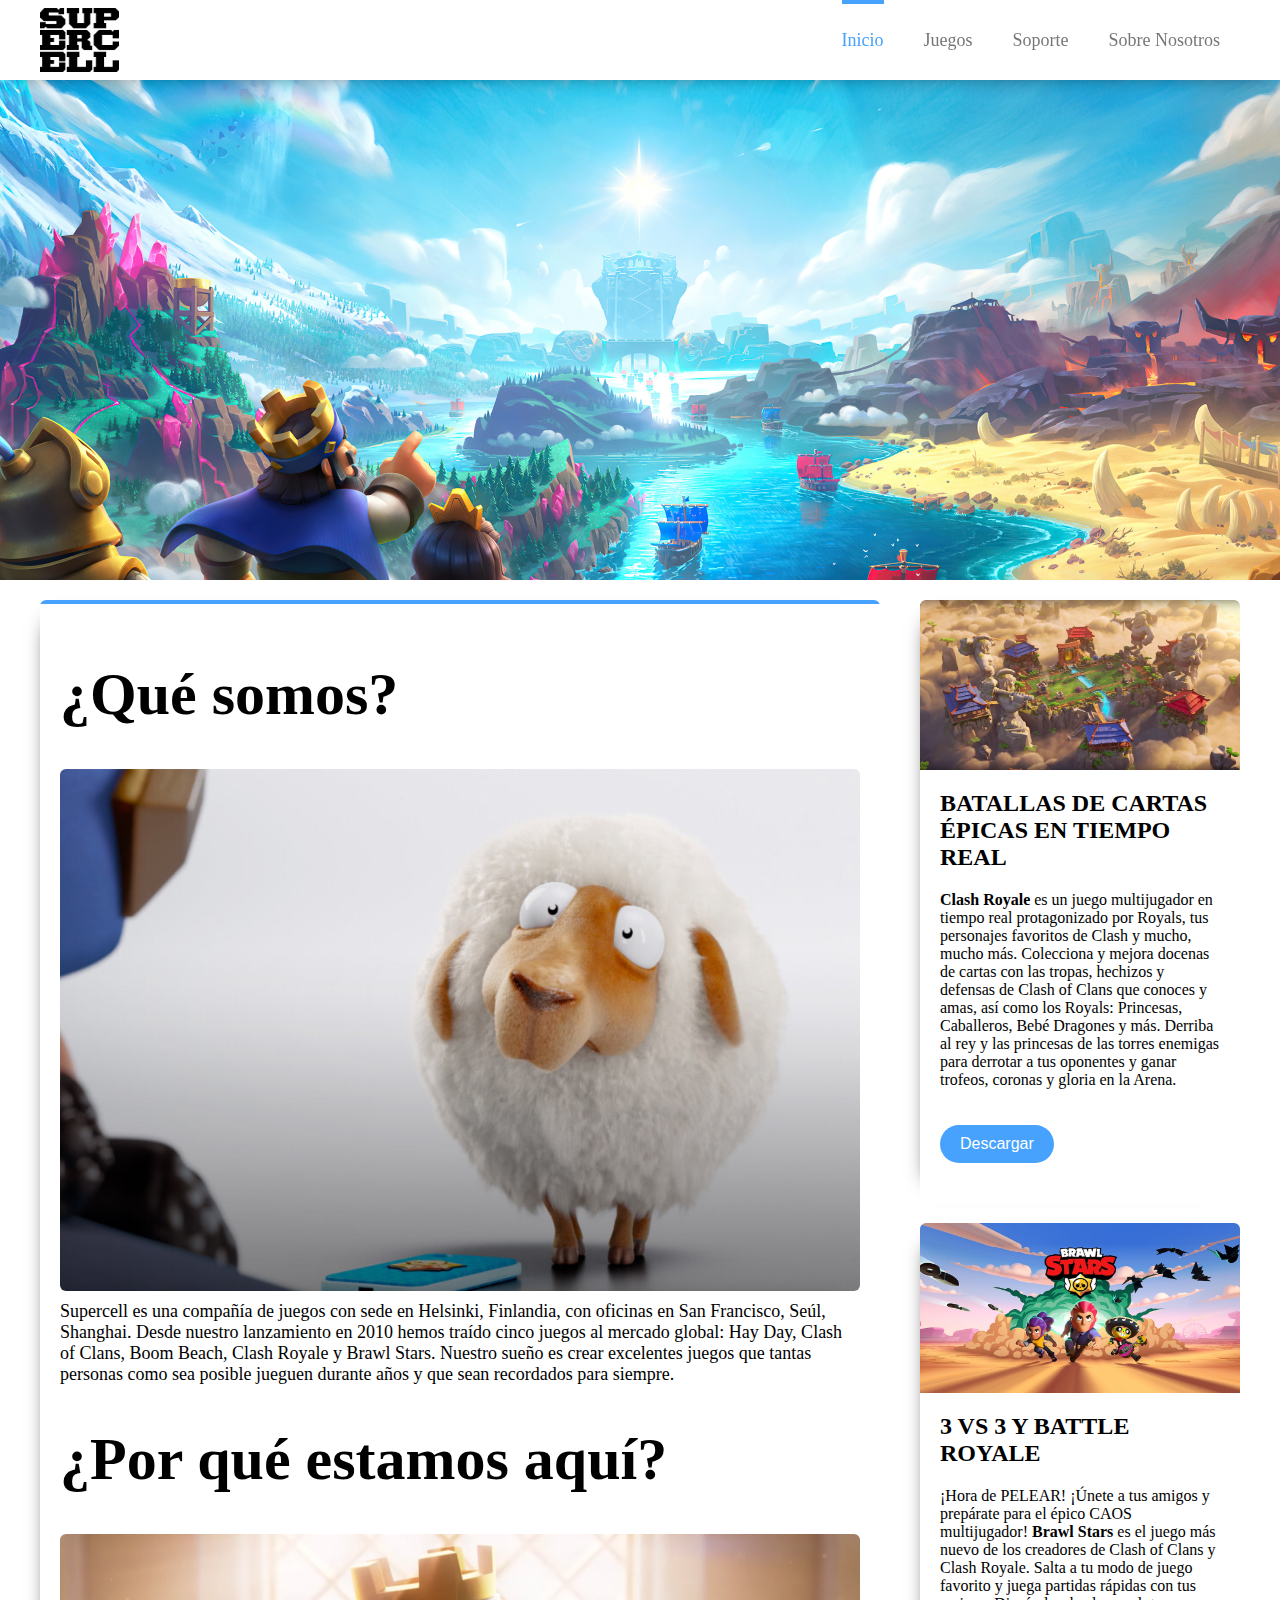
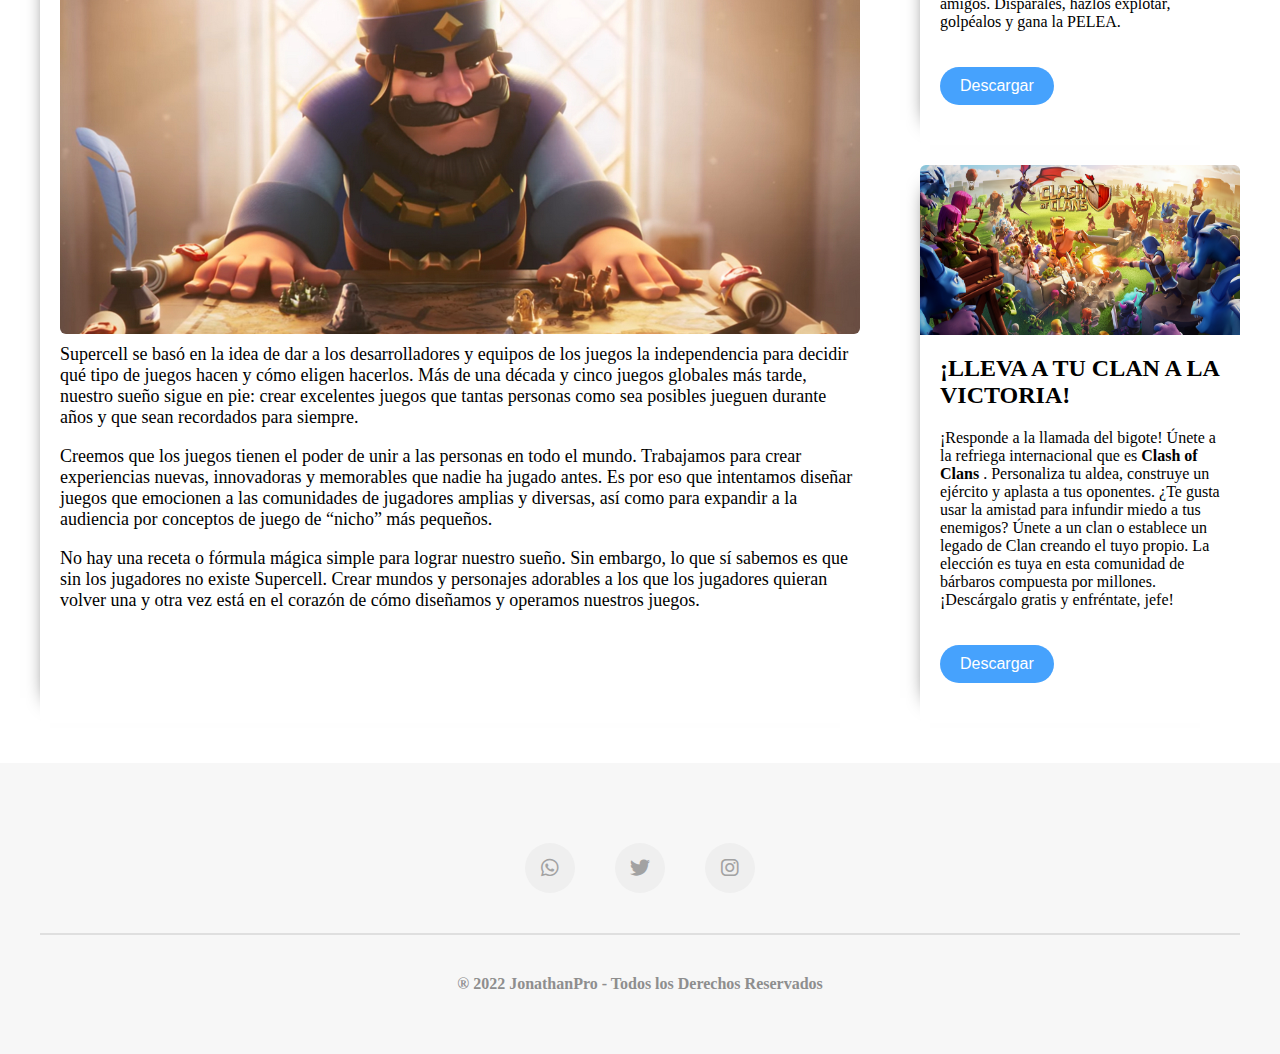
<file: index.html>
<html>
    <html lang="en">
    <head>
        <meta charset="UTF-8">
        <meta http-equiv="X-UA-Compatible" content="IE=edge,chrome=1">
        <meta name="viewport" content="width=device-width, user-scalable=no, inicial-scale=1.0, maximun-scale=1.0, minimun-scale=1.0">
        <title>Supercell.com</title>
        <link rel="stylesheet" href="css/all.min.css">
        <link rel="stylesheet" href="css/style__index.css">
    </head>

    <body>

        <!-- HEADER MENU -->
        <header>

            <div class="header__content">

                <div class="logo">
                    <img src="img/media_logo_supercell_black2x.png">
                </div>

                <div class="menu" id="show-menu">
                    <nav>
                        <ul>
                            <li class="menu-selected"><a href="index.html" class="text-menu-selected"><i class="fa-solid fa-home"></i>Inicio</a></li>
                            <li><a href="Juegos.html"><i class="fa-solid fa-gamepad"></i>Juegos</a></li>
                            <li><a href="Soporte.html"><i class="fa-solid fa-headset"></i>Soporte</a></li>
                            <li><a href="Sobre Nosotros.html"><i class="fa-solid fa-people-group"></i>Sobre Nosotros</a></li>
                        </ul>
                    </nav>
                </div>

            </div>

            <div id="icon-menu">
                <i class="fa-solid fa-bars"></i>
            </div>

        </header>

        <!-- FRONT PAGE -->
        <div class="container-all" id="move-content">

            <div class="container-cover"></div>

            <!-- ARTICLE -->
            <div class="container-content">
                <article>
                    <h1>¿Qué somos?</h1>
                    <img src="img/Article_Hero_SC-1.jpg" alt="">
                    <p>Supercell es una compañía de juegos con sede en Helsinki, Finlandia, con oficinas en San Francisco, Seúl, Shanghai. Desde nuestro lanzamiento en 2010 hemos traído cinco juegos al mercado global: Hay Day, Clash of Clans, Boom Beach, Clash Royale y Brawl Stars. Nuestro sueño es crear excelentes juegos que tantas personas como sea posible jueguen durante años y que sean recordados para siempre.</p>
                    <h1>¿Por qué estamos aquí?</h1>
                    <img src="img/Clash-Royale-Supercell.jpg" alt="">
                    <p>Supercell se basó en la idea de dar a los desarrolladores y equipos de los juegos la independencia para decidir qué tipo de juegos hacen y cómo eligen hacerlos. Más de una década y cinco juegos globales más tarde, nuestro sueño sigue en pie: crear excelentes juegos que tantas personas como sea posibles jueguen durante años y que sean recordados para siempre.</p>
                    <p>Creemos que los juegos tienen el poder de unir a las personas en todo el mundo. Trabajamos para crear experiencias nuevas, innovadoras y memorables que nadie ha jugado antes. Es por eso que intentamos diseñar juegos que emocionen a las comunidades de jugadores amplias y diversas, así como para expandir a la audiencia por conceptos de juego de “nicho” más pequeños.</p>
                    <p>No hay una receta o fórmula mágica simple para lograr nuestro sueño. Sin embargo, lo que sí sabemos es que sin los jugadores no existe Supercell. Crear mundos y personajes adorables a los que los jugadores quieran volver una y otra vez está en el corazón de cómo diseñamos y operamos nuestros juegos.</p>
                </article>

                <!-- ASIDE -->
                <div class="container-aside">

                    <aside>
                        <img src="img/32310-clash-royale.png">
                        <h2>BATALLAS DE CARTAS ÉPICAS EN TIEMPO REAL</h2>
                        <p><span>Clash Royale</span> es un juego multijugador en tiempo real protagonizado por Royals, tus personajes favoritos de Clash y mucho, mucho más. Colecciona y mejora docenas de cartas con las tropas, hechizos y defensas de Clash of Clans que conoces y amas, así como los Royals: Princesas, Caballeros, Bebé Dragones y más. Derriba al rey y las princesas de las torres enemigas para derrotar a tus oponentes y ganar trofeos, coronas y gloria en la Arena.</p>
                        <a href="https://www.google.com/url?sa=t&source=web&rct=j&url=https://play.google.com/store/apps/details%3Fid%3Dcom.supercell.clashroyale%26hl%3Des%26gl%3DUS%26referrer%3Dutm_source%253Dgoogle%2526utm_medium%253Dorganic%2526utm_term%253Dclash%2Broyale%26pcampaignid%3DAPPU_1__BbLYsG3LJKjqtsPiPqLqAE&ved=2ahUKEwjBpYe89u74AhWSkWoFHQj9AhUQ5IQBegQIDBAF&usg=AOvVaw1smunozGhA6o17R_wIPlM9"><button>Descargar</button></a>
                    </aside>

                    <aside>
                        <img src="img/media_banner_brawlstars.jpg" alt="">
                        <h2>3 VS 3 Y BATTLE ROYALE</h2>
                        <p>¡Hora de PELEAR! ¡Únete a tus amigos y prepárate para el épico CAOS multijugador! <span>Brawl Stars</span> es el juego más nuevo de los creadores de Clash of Clans y Clash Royale. Salta a tu modo de juego favorito y juega partidas rápidas con tus amigos. Dispárales, hazlos explotar, golpéalos y gana la PELEA.</p>
                        <a href="https://www.google.com/url?sa=t&source=web&rct=j&url=https://play.google.com/store/apps/details%3Fid%3Dcom.supercell.brawlstars%26hl%3Des%26gl%3DUS%26referrer%3Dutm_source%253Dgoogle%2526utm_medium%253Dorganic%2526utm_term%253Dbrawl%2Bstars%26pcampaignid%3DAPPU_1_YxfLYp3DHpzdkvQP1-S2kAc&ved=2ahUKEwjdgIjt9u74AhWcroQIHVeyDXIQ5IQBegQICBAF&usg=AOvVaw3oESEE-dRs3XzYRWlLZhL0"><button>Descargar</button></a>
                    </aside>

                    <aside>
                        <img src="img/clash-loadingscreen-2019aug.jpg" alt="">
                        <h2>¡LLEVA A TU CLAN A LA VICTORIA!</h2>
                        <p>¡Responde a la llamada del bigote! Únete a la refriega internacional que es <span>Clash of Clans</span> . Personaliza tu aldea, construye un ejército y aplasta a tus oponentes. ¿Te gusta usar la amistad para infundir miedo a tus enemigos? Únete a un clan o establece un legado de Clan creando el tuyo propio. La elección es tuya en esta comunidad de bárbaros compuesta por millones. ¡Descárgalo gratis y enfréntate, jefe!</p>
                        <a href="https://www.google.com/url?sa=t&source=web&rct=j&url=https://play.google.com/store/apps/details%3Fid%3Dcom.supercell.clashofclans%26hl%3Des%26gl%3DUS%26referrer%3Dutm_source%253Dgoogle%2526utm_medium%253Dorganic%2526utm_term%253Dclash%2Bof%2Bclans%26pcampaignid%3DAPPU_1_pRfLYr_JIbCGwbkPs9-G6A8&ved=2ahUKEwj_r8eM9-74AhUwQzABHbOvAf0Q5IQBegQICRAF&usg=AOvVaw3yyqHRB3AAup0AunJhR1M-"><button>Descargar</button></a>
                    </aside>
                    
                </div>

            </div>

            <!-- FOOTER -->
            <div class="container-footer">

                <footer>

                    <!-- <div class="logo-footer">
                        <img src="img/01.png" alt="">
                    </div> -->

                    <div class="redes-footer">
                        <a href="#"><i class="fa-brands fa-whatsapp"></i></a>
                        <a href="#"><i class="fa-brands fa-twitter"></i></a>
                        <a href="#"><i class="fa-brands fa-instagram"></i></a>
                    </div>

                    <hr>
                    <h4>® 2022 JonathanPro - Todos los Derechos Reservados</h4>
                    
                </footer>

            </div>


        </div>

        <script src="js/script.js"></script>

    </body>

</html>
</file>
<file: css/style__index.css>
*{
    margin: o;
    padding: 0;
    box-sizing: border-box;
    text-decoration: none;
}

body {
    margin: 0;
}

header {
    position: fixed;
    top: 0;
    left: 0;
    width: 100%;
    height: 80px;
    box-shadow: 0px 4px 25px -15px rgb(0, 0, 0);
    z-index: 2;
    background: rgb(255, 255, 255);
}

.header__content {
    max-width: 1200px;
    margin: auto;
    display: flex;
    justify-content: space-between;
}  

.logo {
    height: 80px;
    display: flex;
    justify-content: center;
    align-items: center;
}

.logo img {
    height: 80%;
    display: flex;
    align-items: center;
}

.menu {
    height: 80px;
}

.menu nav {
    display: flex;
    align-content: center;
    height: 100%;
} 

.menu nav ul {
    display: flex;
    height: 100%;
    margin: 0;
    list-style: none;
    margin-top: auto;
}

.menu nav ul li {
    height: 100%;
    margin: 0% 20px;
    display: flex;
    justify-content: center;
    align-items: center;
    position: relative;
}

.menu-selected:before{
    content: "";
    width: 100%;
    height: 4px;
    background: #46a2fd;
    position: absolute;
    top: 0;
    left: 0;
}

.menu nav ul li a {
    color: #777777;
    font-size: 18px;
    transition: 300ms;
}

.menu nav ul li a:hover {
    color: #46a2fd;
}

.menu .text-menu-selected {
    color: #46a2fd;
}

.menu nav ul li a i {
    display: none;
}

#icon-menu {
    width: 50px;
    height: 50px;
    position: absolute;
    right: 20px;
    top: 16px;
    font-size: 20px;
    background: #fafafa;
    border-radius: 100%;
    color: #787878;
    display: none;    
    justify-content: center;
    align-items: center;
    cursor: pointer;
    padding: 10px;
}

#icon-menu:hover {
    background: #f2f2f2;
}

/* FRONT PAGE */

.container-cover {
    width: 100%;
    height: 500px;
    position: relative;
    top: 80px;
    background-image: url(../img/2560x1600-85834-supercell-clash-royale-games-2016-games-hd-4k.jpg);
    background-position: center;
    background-size: cover;
    background-repeat: no-repeat;
}

.container-cover-info{
    max-width: 800px;
    height: 500px;
    margin: auto;
    text-align: center;
    display: flex;
    flex-direction: column;
    justify-content: center;
    align-items: center;
    z-index: 1px;
    position: relative;
}

.container-cover-info h1 {
    font-size: 60px;
    font-weight: 700;
    color: #46a2fd;
    margin-bottom: -10px;
    text-shadow: 5px 1px 5px black;
    font-family: serif, sans-serif, arial, helvetica;
}

.container-cover-info p {
    font-size: 20px;
    font-weight: 700;
    color: #000;
}

.container-cover-info span {
    text-decoration: line-through;
}

/* ARTICLE */

.container-content {
    max-width: 1200px;
    margin: auto;
    margin-top: 80px;
    display:flex;
    justify-content: center;
}

article {
    width: 100%;
    padding: 20px;
    padding-bottom: 40px;
    box-shadow: -15px 0 20px -25px black;
    border-radius: 6px;
    position: relative;
    overflow: hidden;
}

article:before {
    content: "";
    width: 100%;
    height: 4px;
    position: absolute;
    top: 0;
    left: 0;
    background-color: #46a2fd;
}

article  {
    margin-top: 20px;
    font-weight: 500;
    font-size: 30px;
}

article p {
    margin-top: 10px;
    font-size: 18px;
}

article img {
    width: 100%;
    border-radius: 6px;
}

/* ASIDE */
.container-aside aside {
    width: 320px;
    border-radius: 6px;
    box-shadow: -15px 0 20px -25px black;
    overflow: hidden;
    margin-left: 40px;
    margin-top: 20px;
    padding-bottom: 40px;
}

.container-aside aside img {
    width: 100%;
    height: 170px;
}

.container-aside aside h2,
.container-aside aside  p {
    margin-top: 20px;
    padding: 0 20px;
}

.container-aside aside p span {
    font-weight: bold;
}

.container-aside aside button {
    margin-top: 20px;
    margin-left: 20px;
    padding: 10px 20px;
    font-size: 16px;
    background: #46a2fd;
    border: none;
    color: #fff;
    cursor: pointer;
    border-radius: 30px;
}

.container-aside aside button:hover {
    opacity: 0.9;
}

/* FOOTER */
.container-footer {
    width: 100%;
    padding: 40px 0;
    background: #f7f7f7;
    margin-top: 40px;
}

.container-footer footer {
    max-width: 1200px;
    margin: auto;
}

.container-footer footer .logo-footer {
    text-align: center;
}

.container-footer footer .logo-footer img {
    width: 70px;
    border-radius: 15px;
}

.container-footer footer .redes-footer {
    display: flex;
    justify-content: center;
    margin-top: 20px;
}

.redes-footer .fa-brands {
    font-size: 20px;
    margin: 20px;
    background: #efefef;
    width: 50px;
    height: 50px;
    display: flex;
    justify-content: center;
    align-items: center;
    border-radius: 100%;
    color: #a2a2a2;
}

.redes-footer .fa-whatsapp:hover {
    background: #25D366;
    color: #fff;
}

.redes-footer .fa-twitter:hover {
    background: #00ACEE;
    color: #fff;
}

.redes-footer .fa-instagram:hover {
    background: linear-gradient(to top right, #FEDA75, #FA7E1E, #D62976, #962FBF, #4F5BD5);
    color: #fff;
}

.container-footer footer hr {
    margin-top: 20px;
    border: none;
    height: 2px;
    background: #dfdfdf;
}

.container-footer footer h4 {
    text-align: center;
    margin-top: 40px;
    font-weight: 500px;
    color: #8e8e8e;
}

/* RESPONSIVE DESING */
@media screen and (max-width: 1220px) {

    .header__content, 
    .container-content,
    .container-footer footer {
        max-width: 1000px;
        padding: 0 20px;
    }

}

@media screen and (max-width: 1020px) {

    .container-content {
        width: 100%;
        flex-direction: column;
    }

    article {
        box-shadow: 0 0 0 0;                 
    }

    .container-aside {
        display: flex;
        justify-content: center;
    }

    .container-aside aside {
        max-width: 300px;
        margin: 10px;
    }

}

@media screen and (max-width: 800px) {

    .container-all{
        transition: all 300ms cubic-bezier(1,0,0,1);
    }

    .move-container-all {
        transform: translateX(300px);
    }

    .menu {
        width: 0px;
        height: 100vh;
        position: fixed;
        top: 80px;
        left: 0;
        background: #fff;
        overflow: hidden;
        transform: translateX(-350px);
        box-shadow: 10px 0 20px -25px black;
        transition: all 300ms cubic-bezier(1,0,0,1);
    }

    .show-lateral {
        width: 300px;
        transform: translateX(0px);
    }

    .menu nav ul {
        flex-direction: column;
    }

   .menu nav ul li  {
        max-width: 200px;
        height: 50px;
        justify-content: flex-start;
    }

    .menu-selected:before {
        width: 0;
    }

    .menu nav ul li a {
    margin-top: 40px;
    color: #858585;
    }

    .menu nav ul li a i {
        width: 20px;
        display: inline-block;
        margin-right: 10px;
        color: #46a2fd;
    }

    #icon-menu {
        display: flex;
    }

    .container-aside {
        flex-wrap: wrap;
    }

    .redes-footer .fa-whatsapp {
        background: #25D366;
        color: #fff;
    }
    
    .redes-footer .fa-twitter {
        background: #00ACEE;
        color: #fff;
    }
    
    .redes-footer .fa-instagram {
        background: linear-gradient(to top right, #FEDA75, #FA7E1E, #D62976, #962FBF, #4F5BD5);
        color: #fff;
    }

}
</file>
